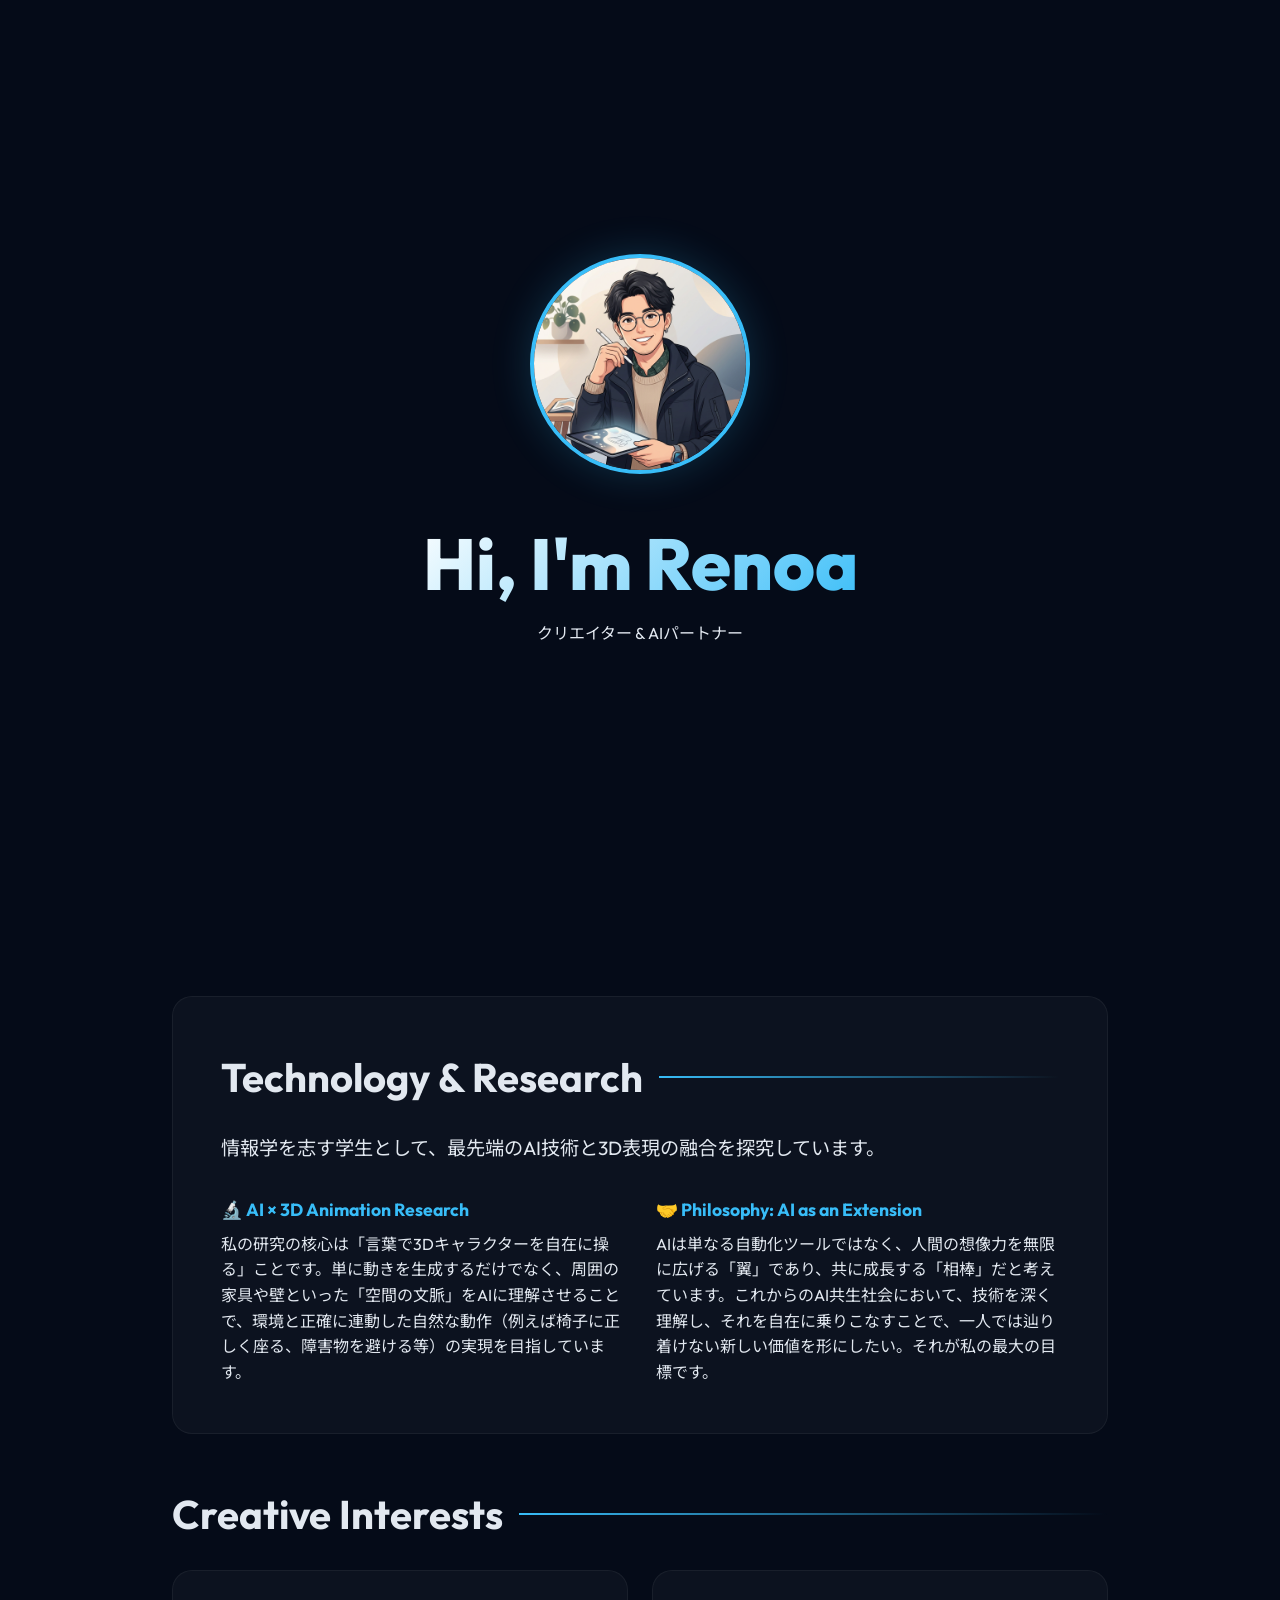
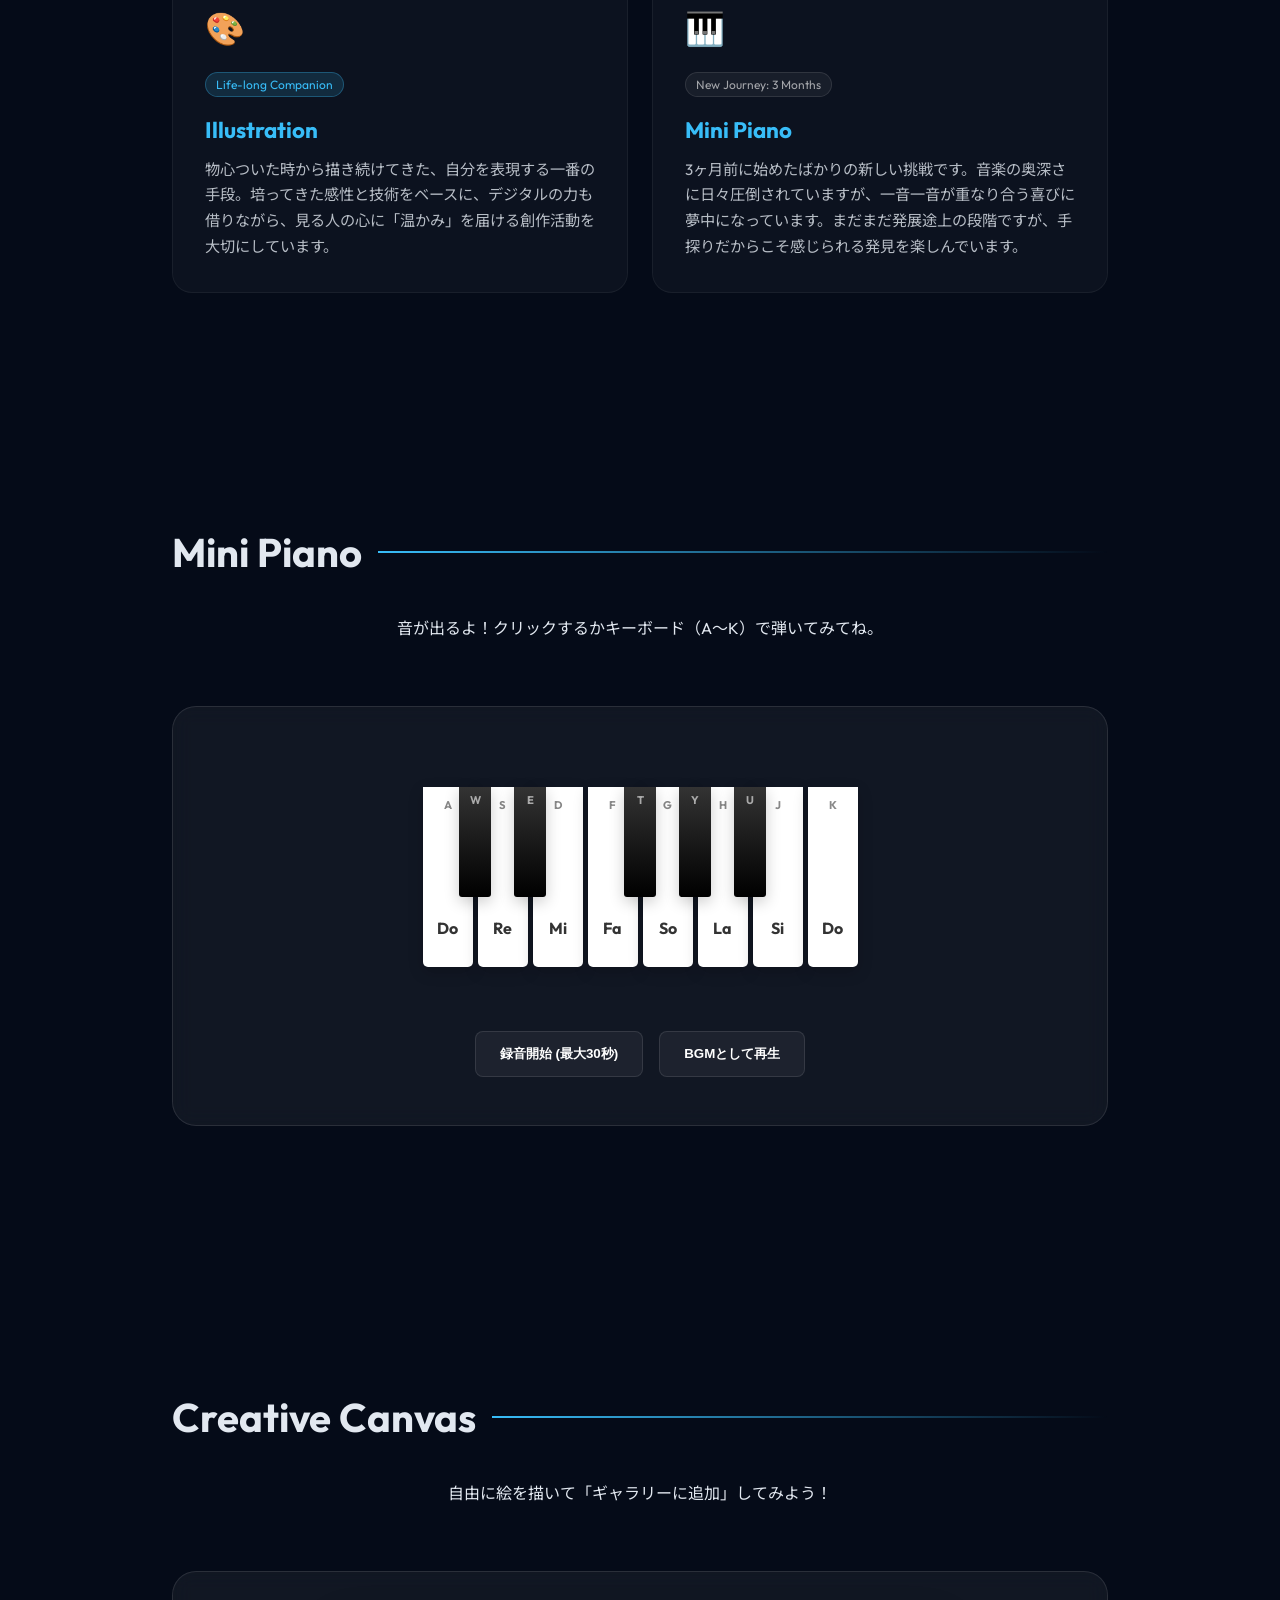
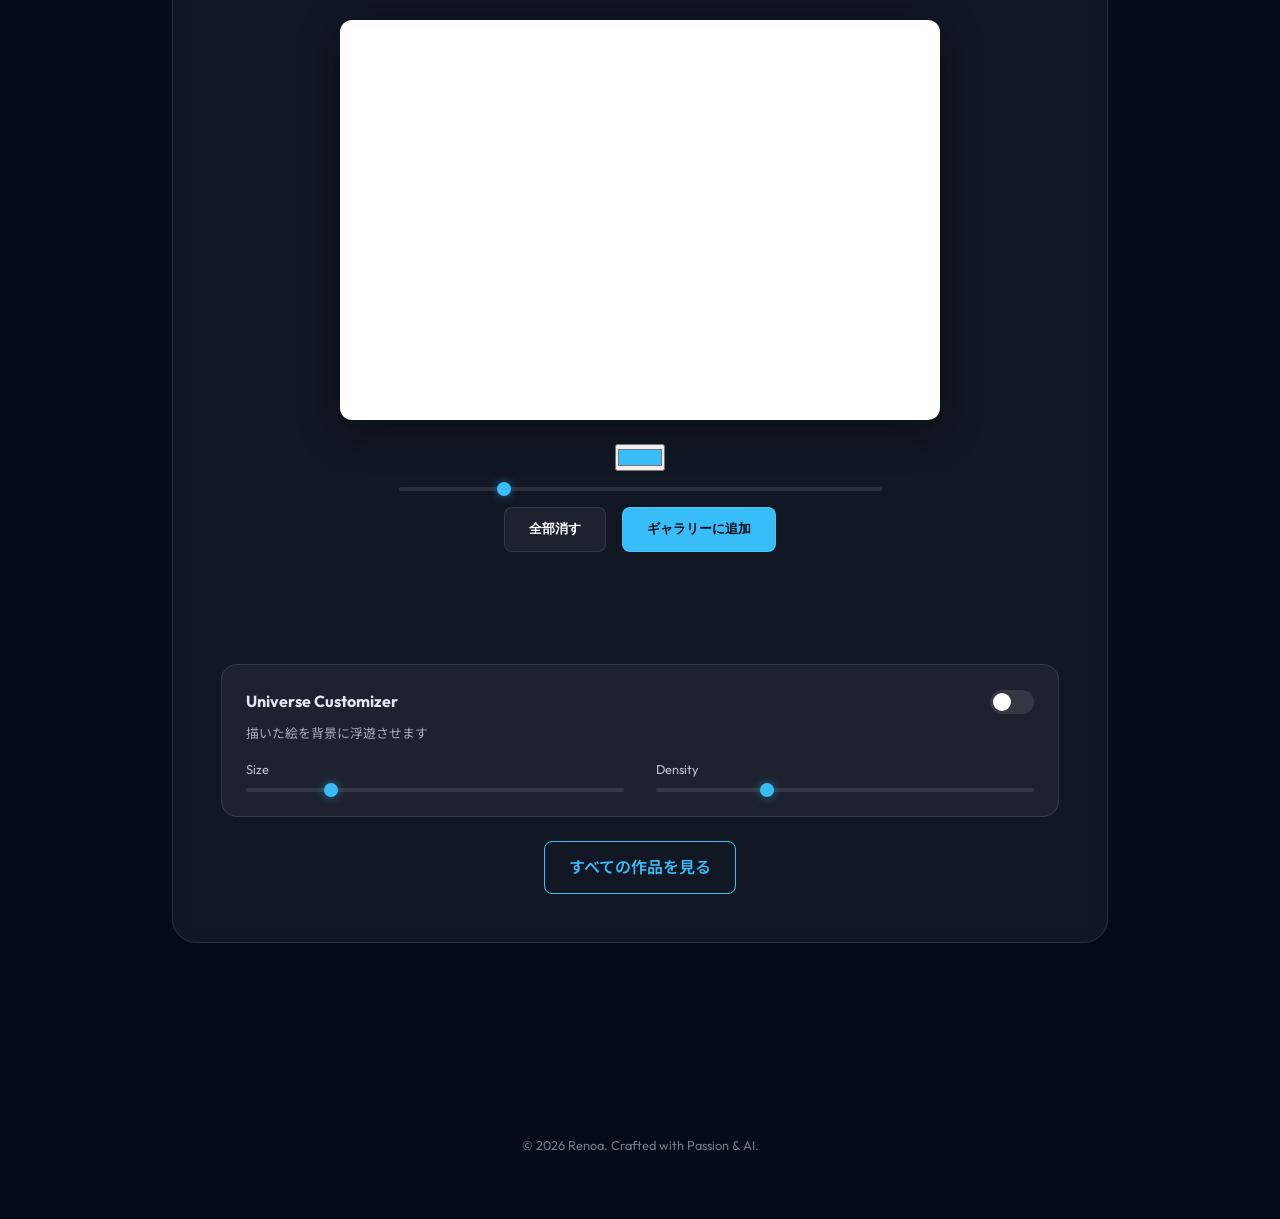
<file: index.html>
<!DOCTYPE html>
<html lang="ja">
<head>
    <meta charset="UTF-8">
    <meta name="viewport" content="width=device-width, initial-scale=1.0">
    <title>Renoa's Portfolio | れのあの自己紹介</title>
    <meta name="description" content="ハンドネーム「れのあ」の自己紹介ポートフォリオ。イラスト、ピアノ、そしてAIとの未来について。">
    <link rel="preconnect" href="https://fonts.googleapis.com">
    <link rel="preconnect" href="https://fonts.gstatic.com" crossorigin>
    <link href="https://fonts.googleapis.com/css2?family=Outfit:wght@300;400;700;800&family=Noto+Sans+JP:wght@300;400;700&display=swap" rel="stylesheet">
    <link rel="stylesheet" href="style.css">
</head>
<body>
    <canvas id="particle-canvas"></canvas>

    <main class="container">
        <!-- Hero Section -->
        <section class="hero reveal">
            <div class="avatar-container">
                <img src="avatar.png" alt="Renoa's Avatar">
            </div>
            <h1>Hi, I'm <span class="highlight">Renoa</span></h1>
            <p class="subtitle">クリエイター & AIパートナー</p>
        </section>

        <!-- About & Vision Section -->
        <section id="about" class="reveal">
            <div class="about-sections">
                <!-- Section 1: Technology & Research (Deep Dive) -->
                <div class="tech-focus">
                    <h2 style="text-align: left; margin-bottom: 1.5rem;">Technology & Research</h2>
                    <p class="highlight" style="font-size: 1.2rem; margin-bottom: 2rem;">情報学を志す学生として、最先端のAI技術と3D表現の融合を探究しています。</p>
                    
                    <div class="tech-details">
                        <div>
                            <h4>🔬 AI × 3D Animation Research</h4>
                            <p>私の研究の核心は「言葉で3Dキャラクターを自在に操る」ことです。単に動きを生成するだけでなく、周囲の家具や壁といった「空間の文脈」をAIに理解させることで、環境と正確に連動した自然な動作（例えば椅子に正しく座る、障害物を避ける等）の実現を目指しています。</p>
                        </div>
                        <div>
                            <h4>🤝 Philosophy: AI as an Extension</h4>
                            <p>AIは単なる自動化ツールではなく、人間の想像力を無限に広げる「翼」であり、共に成長する「相棒」だと考えています。これからのAI共生社会において、技術を深く理解し、それを自在に乗りこなすことで、一人では辿り着けない新しい価値を形にしたい。それが私の最大の目標です。</p>
                        </div>
                    </div>
                </div>

                <!-- Section 2: Creative Interests (Personal Passions) -->
                <div>
                    <h2 style="text-align: left; margin-bottom: 1.5rem;">Creative Interests</h2>
                    <div class="hobby-grid">
                        <!-- Illustration Card (Established) -->
                        <div class="vision-card">
                            <span class="card-icon">🎨</span>
                            <span class="status-badge">Life-long Companion</span>
                            <h3>Illustration</h3>
                            <p>物心ついた時から描き続けてきた、自分を表現する一番の手段。培ってきた感性と技術をベースに、デジタルの力も借りながら、見る人の心に「温かみ」を届ける創作活動を大切にしています。</p>
                        </div>

                        <!-- Piano Card (Developing) -->
                        <div class="vision-card">
                            <span class="card-icon">🎹</span>
                            <span class="status-badge developing">New Journey: 3 Months</span>
                            <h3>Mini Piano</h3>
                            <p>3ヶ月前に始めたばかりの新しい挑戦です。音楽の奥深さに日々圧倒されていますが、一音一音が重なり合う喜びに夢中になっています。まだまだ発展途上の段階ですが、手探りだからこそ感じられる発見を楽しんでいます。</p>
                        </div>
                    </div>
                </div>
            </div>
        </section>

        <!-- Piano Section -->
        <section id="piano" class="reveal">
            <h2>Mini Piano</h2>
            <p style="text-align: center; margin-bottom: 2rem;">音が出るよ！クリックするかキーボード（A〜K）で弾いてみてね。</p>
            <div class="glass-card">
                <div class="piano-container">
                    <div class="key white" data-note="C4" data-key="a"><span class="key-label">A</span>Do</div>
                    <div class="key black" data-note="C#4" data-key="w"><span class="key-label">W</span></div>
                    <div class="key white" data-note="D4" data-key="s"><span class="key-label">S</span>Re</div>
                    <div class="key black" data-note="D#4" data-key="e"><span class="key-label">E</span></div>
                    <div class="key white" data-note="E4" data-key="d"><span class="key-label">D</span>Mi</div>
                    <div class="key white" data-note="F4" data-key="f"><span class="key-label">F</span>Fa</div>
                    <div class="key black" data-note="F#4" data-key="t"><span class="key-label">T</span></div>
                    <div class="key white" data-note="G4" data-key="g"><span class="key-label">G</span>So</div>
                    <div class="key black" data-note="G#4" data-key="y"><span class="key-label">Y</span></div>
                    <div class="key white" data-note="A4" data-key="h"><span class="key-label">H</span>La</div>
                    <div class="key black" data-note="A#4" data-key="u"><span class="key-label">U</span></div>
                    <div class="key white" data-note="B4" data-key="j"><span class="key-label">J</span>Si</div>
                    <div class="key white" data-note="C5" data-key="k"><span class="key-label">K</span>Do</div>
                </div>
                <div class="canvas-controls" style="margin-top: 2rem;">
                    <button class="btn" id="record-btn">録音開始 (最大30秒)</button>
                    <button class="btn" id="play-bgm-btn" disabled>BGMとして再生</button>
                </div>
            </div>
        </section>

        <!-- Canvas Section -->
        <section id="canvas" class="reveal">
            <h2>Creative Canvas</h2>
            <p style="text-align: center; margin-bottom: 2rem;">自由に絵を描いて「ギャラリーに追加」してみよう！</p>
            <div class="glass-card">
                <div class="canvas-wrapper">
                    <canvas id="drawing-canvas" width="600" height="400"></canvas>
                    <div class="canvas-controls">
                        <input type="color" id="color-picker" value="#38bdf8">
                        <input type="range" id="brush-size" min="1" max="20" value="5">
                        <button class="btn" id="clear-btn">全部消す</button>
                        <button class="btn btn-primary" id="save-btn">ギャラリーに追加</button>
                    </div>
                </div>
                <div class="gallery-container" id="gallery-container">
                    <div class="gallery" id="drawing-gallery">
                        <!-- Saved drawings will appear here -->
                    </div>
                </div>
                <!-- Background Customizer UI -->
                <div class="bg-customizer">
                    <div class="customizer-header">
                        <span class="highlight" style="font-weight: 700;">Universe Customizer</span>
                        <label class="switch">
                            <input type="checkbox" id="bg-toggle">
                            <span class="slider round"></span>
                        </label>
                    </div>
                    <p style="font-size: 0.8rem; opacity: 0.7; margin: 0.5rem 0 1rem;">描いた絵を背景に浮遊させます</p>
                    <div class="customizer-controls">
                        <div class="control-group">
                            <label for="bg-size">Size</label>
                            <input type="range" id="bg-size" min="10" max="150" value="40">
                        </div>
                        <div class="control-group">
                            <label for="bg-freq">Density</label>
                            <input type="range" id="bg-freq" min="1" max="50" value="15">
                        </div>
                    </div>
                </div>
                <div style="text-align: center; margin-top: 1.5rem;">
                    <a href="gallery.html" class="btn btn-outline" style="text-decoration: none; display: inline-block;">すべての作品を見る</a>
                </div>
            </div>
        </section>

    </main>

    <footer style="text-align: center; padding: 4rem 0; opacity: 0.5; font-size: 0.8rem;">
        <p>&copy; 2026 Renoa. Crafted with Passion & AI.</p>
    </footer>

    <script src="script.js"></script>
</body>
</html>
</file>
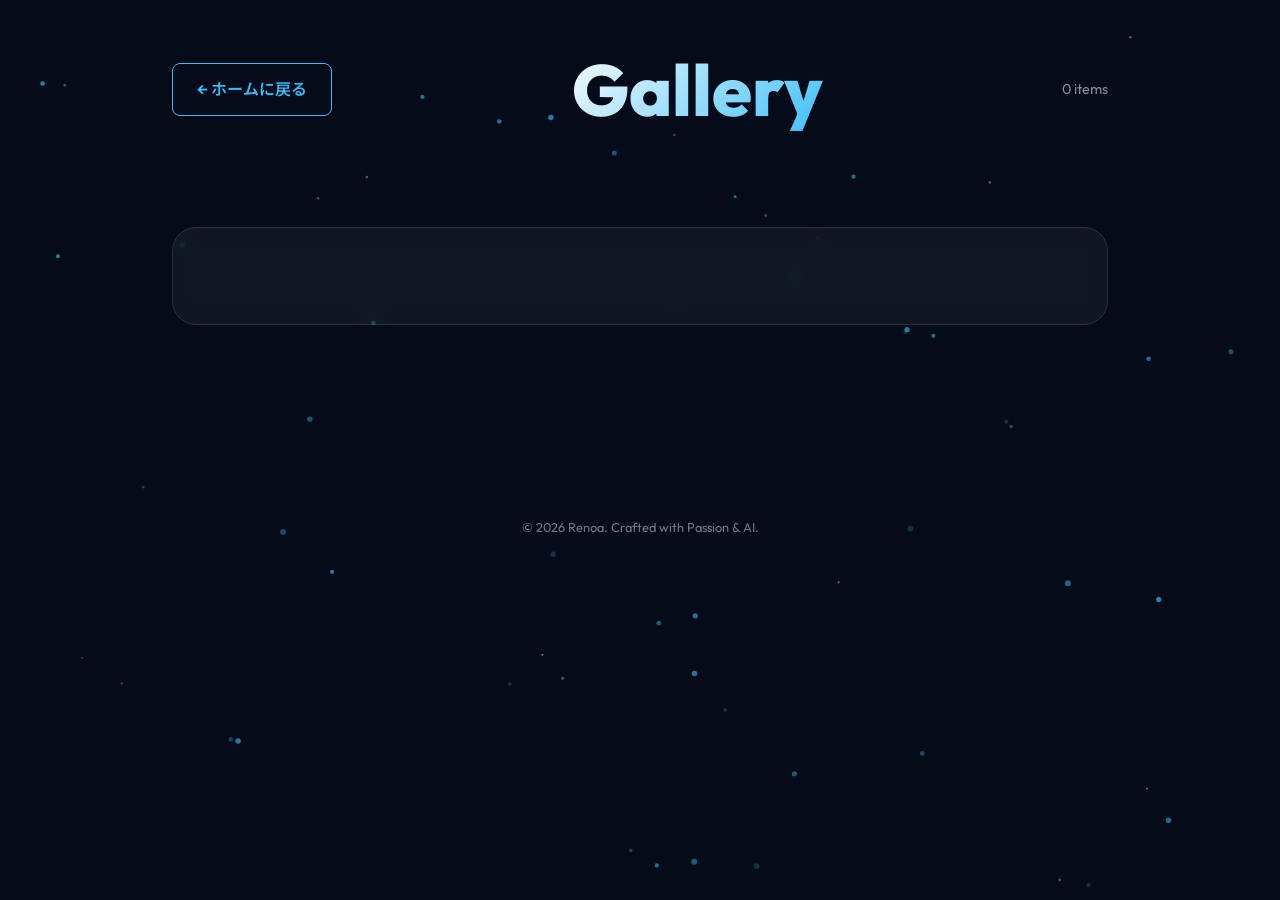
<file: gallery.html>
<!DOCTYPE html>
<html lang="ja">
<head>
    <meta charset="UTF-8">
    <meta name="viewport" content="width=device-width, initial-scale=1.0">
    <title>Gallery | れのあの作品集</title>
    <link rel="preconnect" href="https://fonts.googleapis.com">
    <link rel="preconnect" href="https://fonts.gstatic.com" crossorigin>
    <link href="https://fonts.googleapis.com/css2?family=Outfit:wght@300;400;700;800&family=Noto+Sans+JP:wght@300;400;700&display=swap" rel="stylesheet">
    <link rel="stylesheet" href="style.css">
    <style>
        body { padding-top: 2rem; }
        .header {
            display: flex;
            justify-content: space-between;
            align-items: center;
            margin-bottom: 3rem;
        }
        .gallery-count {
            opacity: 0.6;
            font-size: 0.9rem;
        }
    </style>
</head>
<body>
    <canvas id="particle-canvas"></canvas>

    <div class="container">
        <header class="header reveal active">
            <a href="index.html" class="btn btn-outline">← ホームに戻る</a>
            <h1>Gallery</h1>
            <div class="gallery-count" id="gallery-count">0 items</div>
        </header>

        <section id="gallery-list" class="reveal active" style="min-height: auto; padding-top: 0;">
            <div class="glass-card" style="padding: 2rem;">
                <div class="gallery-grid" id="gallery-grid">
                    <!-- Images will be rendered here -->
                </div>
            </div>
        </section>
    </div>

    <footer style="text-align: center; padding: 4rem 0; opacity: 0.5; font-size: 0.8rem;">
        <p>&copy; 2026 Renoa. Crafted with Passion & AI.</p>
    </footer>

    <script src="gallery_script.js"></script>
    <script>
        // Minimal script to trigger particle effect if wanted and handle reveal
        document.addEventListener('DOMContentLoaded', () => {
            // Re-using particle logic from main script or just having it simple here
            // For now, let's keep it clean.
        });
    </script>
</body>
</html>
</file>
<file: style.css>
:root {
    --bg-color: #050b18;
    --text-color: #e2e8f0;
    --accent-color: #38bdf8;
    --secondary-color: #818cf8;
    --glass-bg: rgba(255, 255, 255, 0.05);
    --glass-border: rgba(255, 255, 255, 0.1);
    --transition: all 0.4s cubic-bezier(0.4, 0, 0.2, 1);
}

* {
    margin: 0;
    padding: 0;
    box-sizing: border-box;
}

body {
    background-color: var(--bg-color);
    color: var(--text-color);
    font-family: 'Outfit', 'Noto Sans JP', sans-serif;
    line-height: 1.6;
    overflow-x: hidden;
}

/* Particle Canvas */
#particle-canvas {
    position: fixed;
    top: 0;
    left: 0;
    width: 100%;
    height: 100%;
    z-index: -1;
    pointer-events: none;
}

.container {
    max-width: 1000px;
    margin: 0 auto;
    padding: 0 2rem;
}

section {
    min-height: 100vh;
    display: flex;
    flex-direction: column;
    justify-content: center;
    padding: 6rem 0;
}

.reveal {
    opacity: 0;
    transform: translateY(30px);
    transition: var(--transition);
}

.reveal.active {
    opacity: 1;
    transform: translateY(0);
}

.glass-card {
    background: var(--glass-bg);
    backdrop-filter: blur(10px);
    border: 1px solid var(--glass-border);
    border-radius: 24px;
    padding: 3rem;
    margin: 2rem 0;
}

/* Hero Section */
.hero { text-align: center; align-items: center; }
.avatar-container {
    width: 220px;
    height: 220px;
    border-radius: 50%;
    margin-bottom: 2rem;
    overflow: hidden;
    border: 4px solid var(--accent-color);
    box-shadow: 0 0 40px rgba(56, 189, 248, 0.2);
    animation: float 6s ease-in-out infinite;
}
.avatar-container img { width: 100%; height: 100%; object-fit: cover; }

@keyframes float {
    0%, 100% { transform: translateY(0); }
    50% { transform: translateY(-15px); }
}

h1 {
    font-size: 4.5rem;
    font-weight: 800;
    background: linear-gradient(135deg, #fff 0%, var(--accent-color) 100%);
    -webkit-background-clip: text;
    -webkit-text-fill-color: transparent;
}

h2 {
    font-size: 2.5rem;
    margin-bottom: 2rem;
    display: flex;
    align-items: center;
    gap: 1rem;
}
h2::after {
    content: '';
    height: 2px;
    flex-grow: 1;
    background: linear-gradient(90deg, var(--accent-color), transparent);
}

/* About Section: Dual-Tier Layout */
.about-sections {
    display: flex;
    flex-direction: column;
    gap: 3rem;
}

.tech-focus {
    background: rgba(255, 255, 255, 0.03);
    border: 1px solid rgba(255, 255, 255, 0.05);
    border-radius: 20px;
    padding: 3rem;
    position: relative;
}

.tech-details {
    display: grid;
    grid-template-columns: repeat(auto-fit, minmax(300px, 1fr));
    gap: 2rem;
    margin-top: 2rem;
}

.tech-details h4 {
    color: var(--accent-color);
    margin-bottom: 0.5rem;
    font-size: 1.1rem;
}

.hobby-grid {
    display: grid;
    grid-template-columns: repeat(auto-fit, minmax(300px, 1fr));
    gap: 1.5rem;
}

.vision-card {
    background: rgba(255, 255, 255, 0.03);
    border: 1px solid rgba(255, 255, 255, 0.05);
    border-radius: 20px;
    padding: 2rem;
    transition: var(--transition);
    position: relative;
    overflow: hidden;
    height: 100%;
}

.vision-card:hover {
    background: rgba(255, 255, 255, 0.07);
    transform: translateY(-5px);
    border-color: var(--accent-color);
    box-shadow: 0 10px 30px rgba(0, 0, 0, 0.3);
}

.vision-card h3 {
    font-size: 1.4rem;
    margin-bottom: 0.5rem;
    color: var(--accent-color);
}

.vision-card .status-badge {
    display: inline-block;
    font-size: 0.75rem;
    padding: 2px 10px;
    background: rgba(56, 189, 248, 0.15);
    color: var(--accent-color);
    border-radius: 20px;
    margin-bottom: 1rem;
    border: 1px solid rgba(56, 189, 248, 0.3);
}

.status-badge.developing {
    background: rgba(255, 255, 255, 0.05);
    color: rgba(255, 255, 255, 0.6);
    border: 1px solid rgba(255, 255, 255, 0.1);
}

.vision-card p {
    font-size: 0.95rem;
    line-height: 1.7;
    opacity: 0.8;
}

.vision-card .card-icon {
    font-size: 2rem;
    margin-bottom: 1rem;
    display: block;
}

/* Piano */
.piano-container {
    display: flex;
    justify-content: center;
    gap: 5px;
    padding: 2rem 0;
    position: relative;
}
.key {
    width: 50px;
    height: 180px;
    background: white;
    border-radius: 0 0 5px 5px;
    cursor: pointer;
    transition: transform 0.1s, background 0.1s;
    display: flex;
    align-items: flex-end;
    justify-content: center;
    padding-bottom: 25px; /* Space for Note Name */
    color: #333;
    font-weight: bold;
    user-select: none;
    position: relative;
    box-shadow: 0 5px 15px rgba(0,0,0,0.2);
}
.key-label {
    position: absolute;
    top: 10px;
    font-size: 0.7rem;
    color: #888;
    text-transform: uppercase;
}
.key.active { transform: translateY(5px); background: #eee; box-shadow: 0 2px 5px rgba(0,0,0,0.2); }
.key.black {
    width: 32px;
    height: 110px;
    background: linear-gradient(180deg, #333, #000);
    color: white;
    margin-left: -18.5px;
    margin-right: -18.5px;
    z-index: 2;
    padding-bottom: 10px;
    border-radius: 0 0 3px 3px;
}
.key.black .key-label { color: #aaa; top: 5px; }
.key.black.active { background: #444; }

/* Drawing Canvas & Gallery Slider */
.canvas-wrapper {
    display: flex;
    flex-direction: column;
    align-items: center;
    gap: 1.5rem;
}
#drawing-canvas {
    background: white;
    border-radius: 12px;
    cursor: crosshair;
    max-width: 100%;
    box-shadow: 0 10px 40px rgba(0,0,0,0.4);
}

.gallery-container {
    width: 100%;
    overflow: hidden;
    position: relative;
    margin-top: 3rem;
    padding: 1rem 0;
    cursor: grab;
    touch-action: pan-y;
}
.gallery-container:active { cursor: grabbing; }

.gallery {
    display: flex;
    flex-wrap: nowrap;
    padding: 0 1rem;
    transition: transform 0.1s ease-out;
    will-change: transform;
}
.gallery.no-scroll {
    justify-content: center;
    width: 100%;
}

.gallery-item {
    flex: 0 0 200px;
    height: 150px;
    margin: 0 0.75rem; /* Centered margin */
    background: white;
    border-radius: 12px;
    position: relative;
    box-shadow: 0 5px 15px rgba(0,0,0,0.2);
    transition: transform 0.3s;
}
.gallery-item:hover { transform: scale(1.05); }
.gallery-item img { width: 100%; height: 100%; object-fit: contain; padding: 10px; }

.delete-btn {
    position: absolute;
    top: 8px;
    right: 8px;
    width: 32px;
    height: 32px;
    background: rgba(15, 23, 42, 0.6);
    backdrop-filter: blur(4px);
    color: white;
    border-radius: 50%;
    display: flex;
    align-items: center;
    justify-content: center;
    font-size: 1.2rem;
    border: 1px solid rgba(255, 255, 255, 0.2);
    cursor: pointer;
    opacity: 0;
    transition: all 0.3s cubic-bezier(0.4, 0, 0.2, 1);
    z-index: 10;
}
.gallery-item:hover .delete-btn, .gallery-page-item:hover .delete-btn {
    opacity: 1;
}
.delete-btn:hover {
    background: #ef4444;
    border-color: #ef4444;
    transform: scale(1.1);
    box-shadow: 0 0 15px rgba(239, 68, 68, 0.5);
}

/* Buttons */
.canvas-controls {
    display: flex;
    gap: 1rem;
    flex-wrap: wrap;
    justify-content: center;
}
.btn {
    padding: 0.8rem 1.5rem;
    border-radius: 8px;
    border: none;
    cursor: pointer;
    font-weight: 600;
    transition: var(--transition);
    background: var(--glass-bg);
    color: white;
    border: 1px solid var(--glass-border);
    text-decoration: none;
    display: inline-block;
}
.btn:hover { background: var(--accent-color); color: var(--bg-color); }
.btn-primary { background: var(--accent-color); color: var(--bg-color); }
.btn-outline {
    background: transparent;
    border: 1px solid var(--accent-color);
    color: var(--accent-color);
}
.btn-outline:hover {
    background: var(--accent-color);
    color: var(--bg-color);
}

/* Gallery Grid Page */
.gallery-grid {
    display: grid;
    grid-template-columns: repeat(2, 1fr);
    gap: 1rem;
    margin-top: 2rem;
}

@media (min-width: 768px) {
    .gallery-grid {
        grid-template-columns: repeat(4, 1fr);
    }
}

@media (min-width: 1024px) {
    .gallery-grid {
        grid-template-columns: repeat(5, 1fr);
    }
}

.gallery-page-item {
    background: white;
    border-radius: 12px;
    aspect-ratio: 1 / 1;
    position: relative;
    overflow: hidden;
    box-shadow: 0 4px 15px rgba(0,0,0,0.2);
    transition: transform 0.3s;
}
.gallery-page-item:hover { transform: translateY(-5px); }
.gallery-page-item img { width: 100%; height: 100%; object-fit: contain; padding: 10px; }

@media (max-width: 768px) {
    h1 { font-size: 2.8rem; }
    .key { width: 35px; height: 140px; }
    .key.black { width: 22px; height: 80px; margin-left: -11px; margin-right: -11px; }
}

/* Background Customizer */
.bg-customizer {
    margin-top: 2rem;
    padding: 1.5rem;
    background: rgba(255, 255, 255, 0.05);
    border: 1px solid rgba(255, 255, 255, 0.1);
    border-radius: 16px;
    text-align: left;
}

.customizer-header {
    display: flex;
    justify-content: space-between;
    align-items: center;
}

.customizer-controls {
    display: flex;
    gap: 2rem;
    flex-wrap: wrap;
    margin-top: 1rem;
}

.control-group {
    flex: 1;
    min-width: 150px;
    display: flex;
    flex-direction: column;
    gap: 0.5rem;
}

.control-group label {
    font-size: 0.8rem;
    opacity: 0.8;
}

/* Toggle Switch */
.switch {
    position: relative;
    display: inline-block;
    width: 44px;
    height: 24px;
}
.switch input { opacity: 0; width: 0; height: 0; }
.slider.round {
    position: absolute;
    cursor: pointer;
    top: 0; left: 0; right: 0; bottom: 0;
    background-color: rgba(255,255,255,0.1);
    transition: .4s;
    border-radius: 24px;
}
.slider.round:before {
    position: absolute;
    content: "";
    height: 18px; width: 18px;
    left: 3px; bottom: 3px;
    background-color: white;
    transition: .4s;
    border-radius: 50%;
}
input:checked + .slider { background-color: var(--accent-color); }
input:checked + .slider:before { transform: translateX(20px); }

/* Range Input Optimization */
input[type="range"] {
    -webkit-appearance: none;
    width: 100%;
    background: rgba(255,255,255,0.1);
    height: 4px;
    border-radius: 2px;
}
input[type="range"]::-webkit-slider-thumb {
    -webkit-appearance: none;
    width: 14px;
    height: 14px;
    background: var(--accent-color);
    border-radius: 50%;
    cursor: pointer;
    box-shadow: 0 0 10px rgba(56, 189, 248, 0.5);
}
</file>
